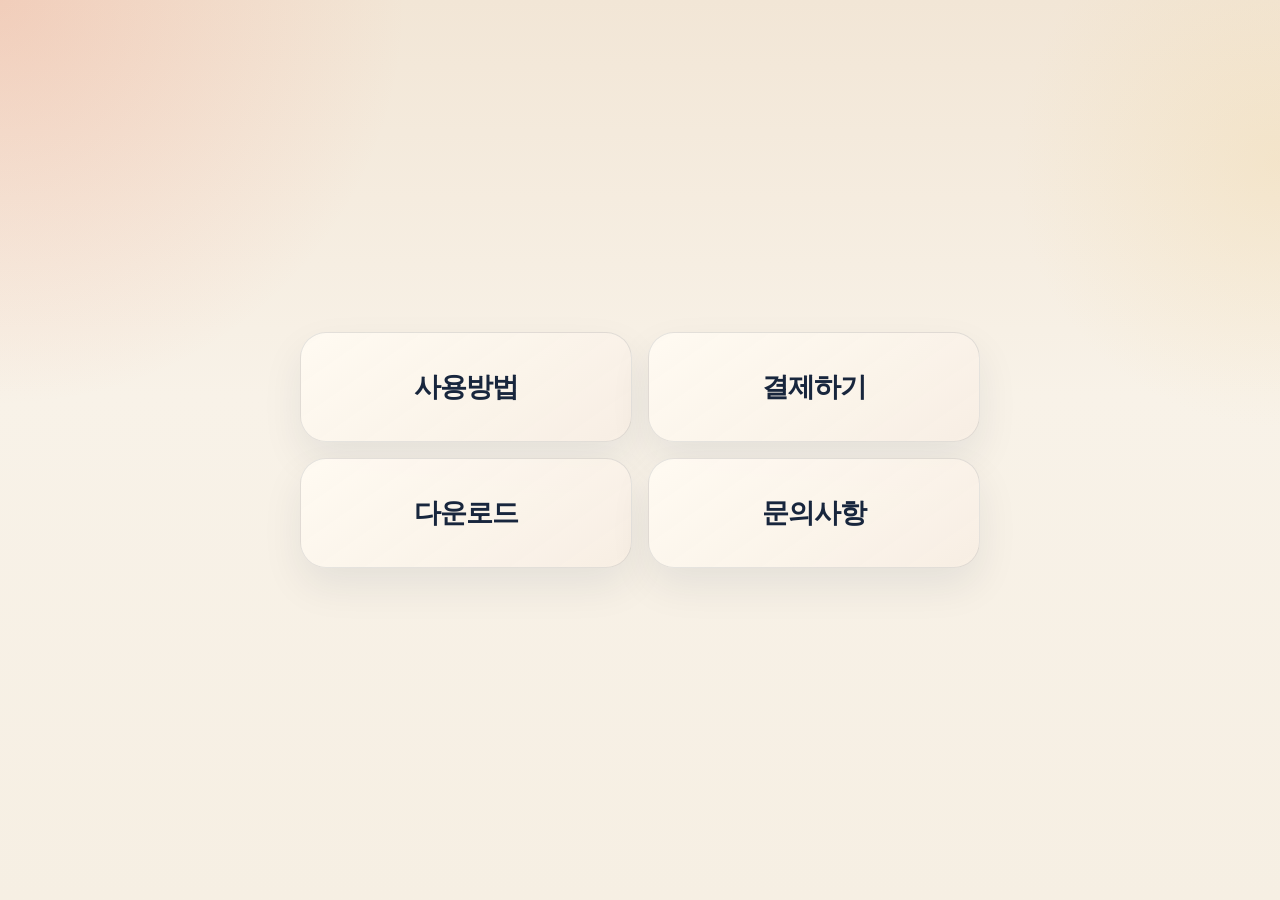
<file: index.html>
<!DOCTYPE html>
<html lang="ko">
<head>
  <meta charset="UTF-8">
  <meta name="viewport" content="width=device-width, initial-scale=1.0">
  <meta name="google-site-verification" content="dafr5xG1cfZSoQgHQdruboU1DNLpNg_eXWHtskZgGs8">
  <title>또하고 부업</title>
  <meta
    name="description"
    content="또하고 부업 메인 페이지. 사용방법, 결제하기, 다운로드, 문의사항 버튼을 제공합니다."
  >
  <meta property="og:title" content="또하고 부업">
  <meta property="og:description" content="또하고 부업 메인 페이지">
  <meta property="og:type" content="website">
  <meta property="og:url" content="https://mangorockets.com/">
  <link rel="canonical" href="https://mangorockets.com/">
  <link rel="stylesheet" href="/assets/css/style.css">
</head>
<body class="home-minimal">
  <main class="home-shell">
    <div class="home-actions">
      <a href="/about.html" class="home-button">사용방법</a>
      <a
        href="mailto:mangorocket.official@gmail.com?subject=%EB%98%90%ED%95%98%EA%B3%A0%20%EB%B6%80%EC%97%85%20%EA%B2%B0%EC%A0%9C%20%EB%AC%B8%EC%9D%98"
        class="home-button"
      >
        결제하기
      </a>
      <a
        href="mailto:mangorocket.official@gmail.com?subject=%EB%98%90%ED%95%98%EA%B3%A0%20%EB%B6%80%EC%97%85%20%EB%8B%A4%EC%9A%B4%EB%A1%9C%EB%93%9C%20%EB%AC%B8%EC%9D%98"
        class="home-button"
      >
        다운로드
      </a>
      <a
        href="mailto:mangorocket.official@gmail.com?subject=%EB%98%90%ED%95%98%EA%B3%A0%20%EB%B6%80%EC%97%85%20%EB%AC%B8%EC%9D%98%EC%82%AC%ED%95%AD"
        class="home-button"
      >
        문의사항
      </a>
    </div>
  </main>
</body>
</html>
</file>
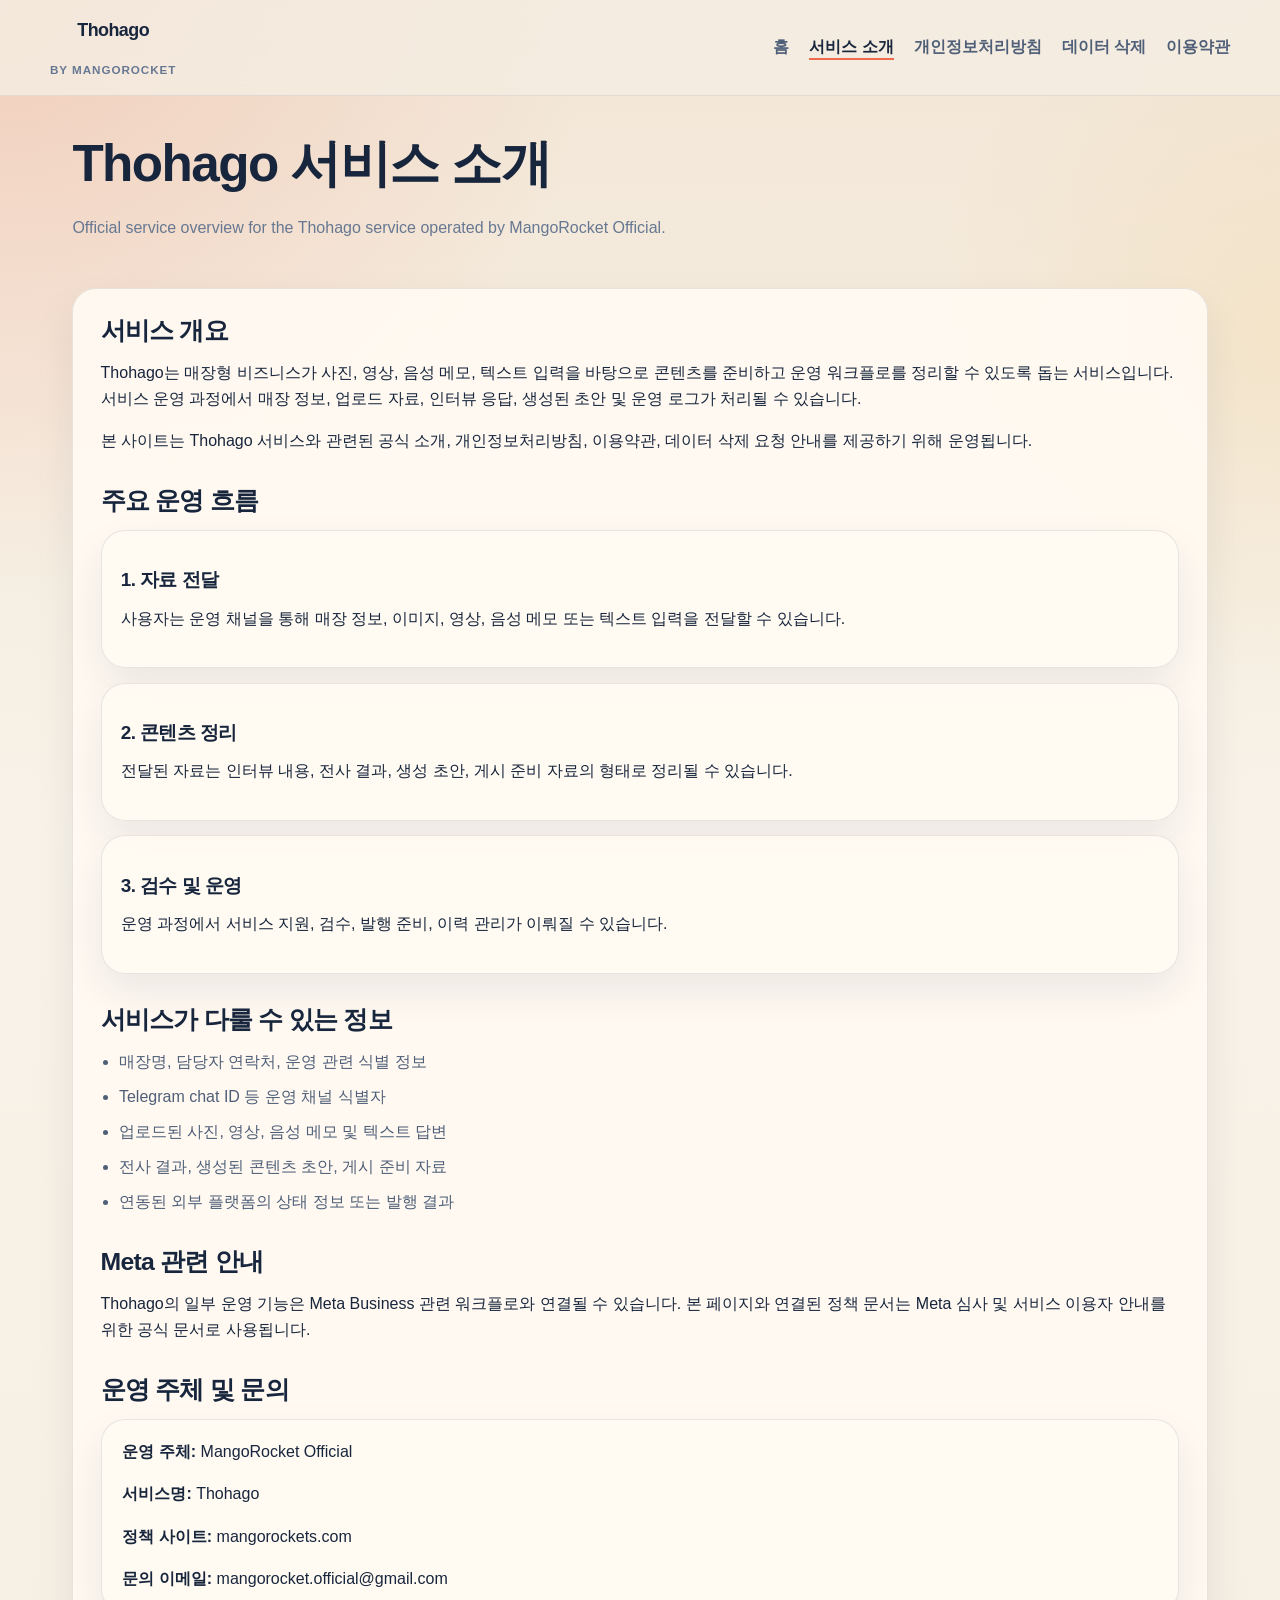
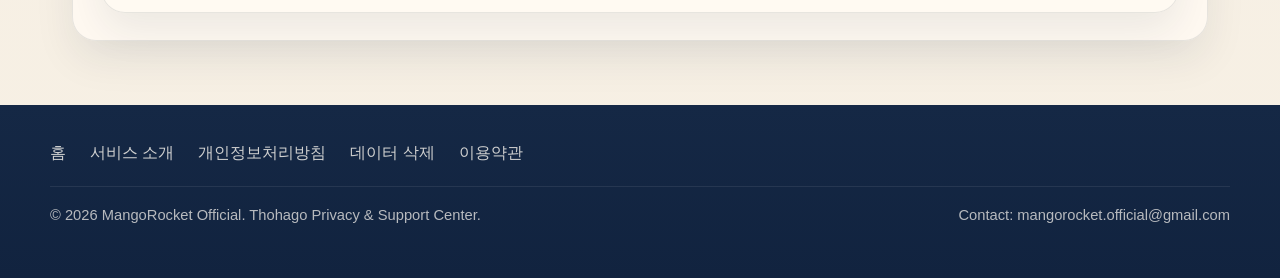
<file: about.html>
<!DOCTYPE html>
<html lang="ko">
<head>
  <meta charset="UTF-8">
  <meta name="viewport" content="width=device-width, initial-scale=1.0">
  <meta name="google-site-verification" content="dafr5xG1cfZSoQgHQdruboU1DNLpNg_eXWHtskZgGs8">
  <title>서비스 소개 | Thohago</title>
  <meta name="description" content="Thohago 서비스의 목적, 운영 방식, 지원 범위를 소개합니다.">
  <meta name="keywords" content="Thohago, 서비스 소개, MangoRocket Official, 콘텐츠 워크플로">
  <meta property="og:title" content="서비스 소개 | Thohago">
  <meta property="og:description" content="Thohago의 서비스 개요와 운영 흐름을 확인하세요.">
  <meta property="og:type" content="website">
  <meta property="og:url" content="https://mangorockets.com/about.html">
  <link rel="canonical" href="https://mangorockets.com/about.html">
  <link rel="stylesheet" href="/assets/css/style.css">
</head>
<body>
  <header>
    <nav>
      <a href="/" class="logo">Thohago <span class="logo-sub">by MangoRocket</span></a>
      <ul class="nav-links">
        <li><a href="/">홈</a></li>
        <li><a href="/about.html" class="active">서비스 소개</a></li>
        <li><a href="/privacy.html">개인정보처리방침</a></li>
        <li><a href="/data-deletion.html">데이터 삭제</a></li>
        <li><a href="/terms.html">이용약관</a></li>
      </ul>
    </nav>
  </header>

  <main class="page-shell">
    <div class="tool-title">
      <h1>Thohago 서비스 소개</h1>
      <p class="page-note">Official service overview for the Thohago service operated by MangoRocket Official.</p>
    </div>

    <div class="tool-container">
      <h2>서비스 개요</h2>
      <p>
        Thohago는 매장형 비즈니스가 사진, 영상, 음성 메모, 텍스트 입력을 바탕으로 콘텐츠를 준비하고 운영 워크플로를 정리할 수 있도록 돕는 서비스입니다.
        서비스 운영 과정에서 매장 정보, 업로드 자료, 인터뷰 응답, 생성된 초안 및 운영 로그가 처리될 수 있습니다.
      </p>
      <p>
        본 사이트는 Thohago 서비스와 관련된 공식 소개, 개인정보처리방침, 이용약관, 데이터 삭제 요청 안내를 제공하기 위해 운영됩니다.
      </p>

      <h2>주요 운영 흐름</h2>
      <div class="timeline">
        <div class="timeline-item">
          <h3>1. 자료 전달</h3>
          <p>사용자는 운영 채널을 통해 매장 정보, 이미지, 영상, 음성 메모 또는 텍스트 입력을 전달할 수 있습니다.</p>
        </div>
        <div class="timeline-item">
          <h3>2. 콘텐츠 정리</h3>
          <p>전달된 자료는 인터뷰 내용, 전사 결과, 생성 초안, 게시 준비 자료의 형태로 정리될 수 있습니다.</p>
        </div>
        <div class="timeline-item">
          <h3>3. 검수 및 운영</h3>
          <p>운영 과정에서 서비스 지원, 검수, 발행 준비, 이력 관리가 이뤄질 수 있습니다.</p>
        </div>
      </div>

      <h2>서비스가 다룰 수 있는 정보</h2>
      <ul class="stack-list">
        <li>매장명, 담당자 연락처, 운영 관련 식별 정보</li>
        <li>Telegram chat ID 등 운영 채널 식별자</li>
        <li>업로드된 사진, 영상, 음성 메모 및 텍스트 답변</li>
        <li>전사 결과, 생성된 콘텐츠 초안, 게시 준비 자료</li>
        <li>연동된 외부 플랫폼의 상태 정보 또는 발행 결과</li>
      </ul>

      <h2>Meta 관련 안내</h2>
      <p>
        Thohago의 일부 운영 기능은 Meta Business 관련 워크플로와 연결될 수 있습니다.
        본 페이지와 연결된 정책 문서는 Meta 심사 및 서비스 이용자 안내를 위한 공식 문서로 사용됩니다.
      </p>

      <h2>운영 주체 및 문의</h2>
      <div class="callout">
        <p><strong>운영 주체:</strong> MangoRocket Official</p>
        <p><strong>서비스명:</strong> Thohago</p>
        <p><strong>정책 사이트:</strong> mangorockets.com</p>
        <p><strong>문의 이메일:</strong> mangorocket.official@gmail.com</p>
      </div>
    </div>
  </main>

  <footer>
    <div class="footer-content">
      <ul class="footer-links">
        <li><a href="/">홈</a></li>
        <li><a href="/about.html">서비스 소개</a></li>
        <li><a href="/privacy.html">개인정보처리방침</a></li>
        <li><a href="/data-deletion.html">데이터 삭제</a></li>
        <li><a href="/terms.html">이용약관</a></li>
      </ul>
      <div class="footer-bottom">
        <p>&copy; 2026 MangoRocket Official. Thohago Privacy & Support Center.</p>
        <p class="footer-note">Contact: mangorocket.official@gmail.com</p>
      </div>
    </div>
  </footer>
</body>
</html>
</file>
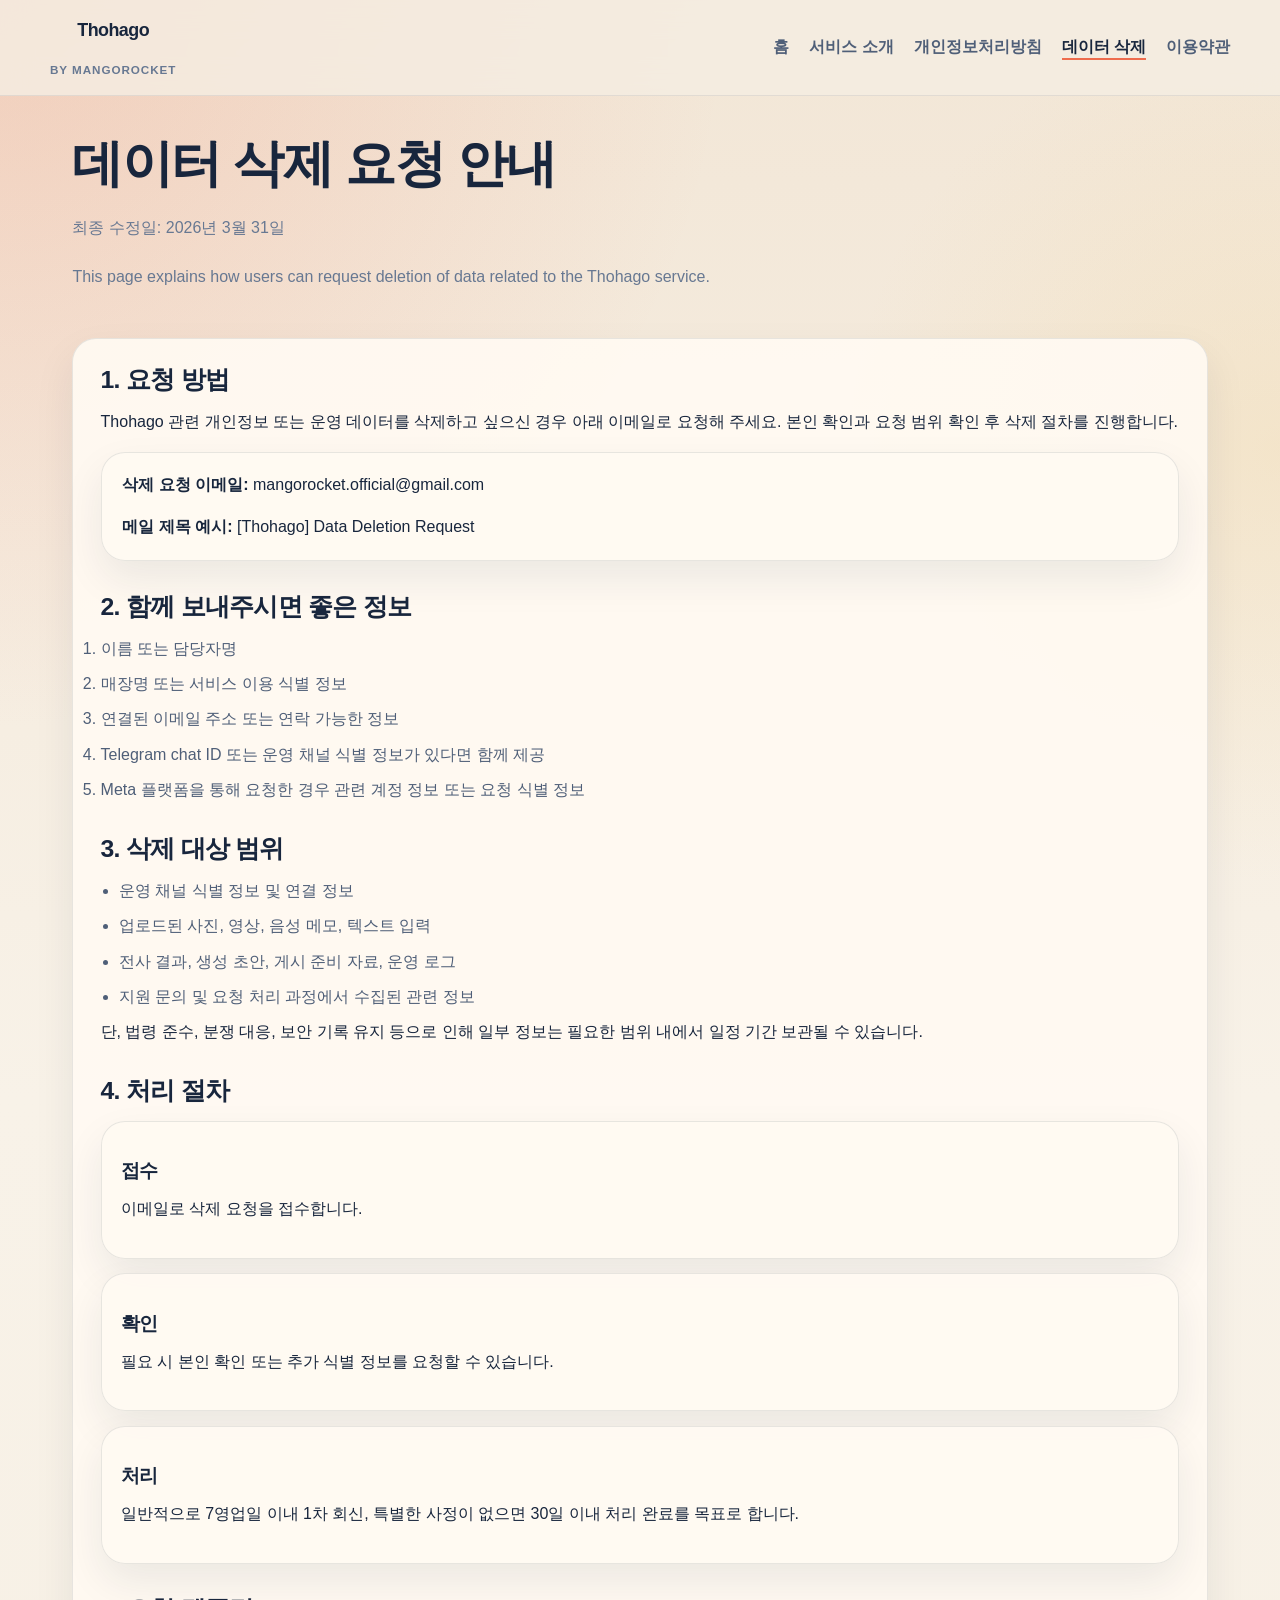
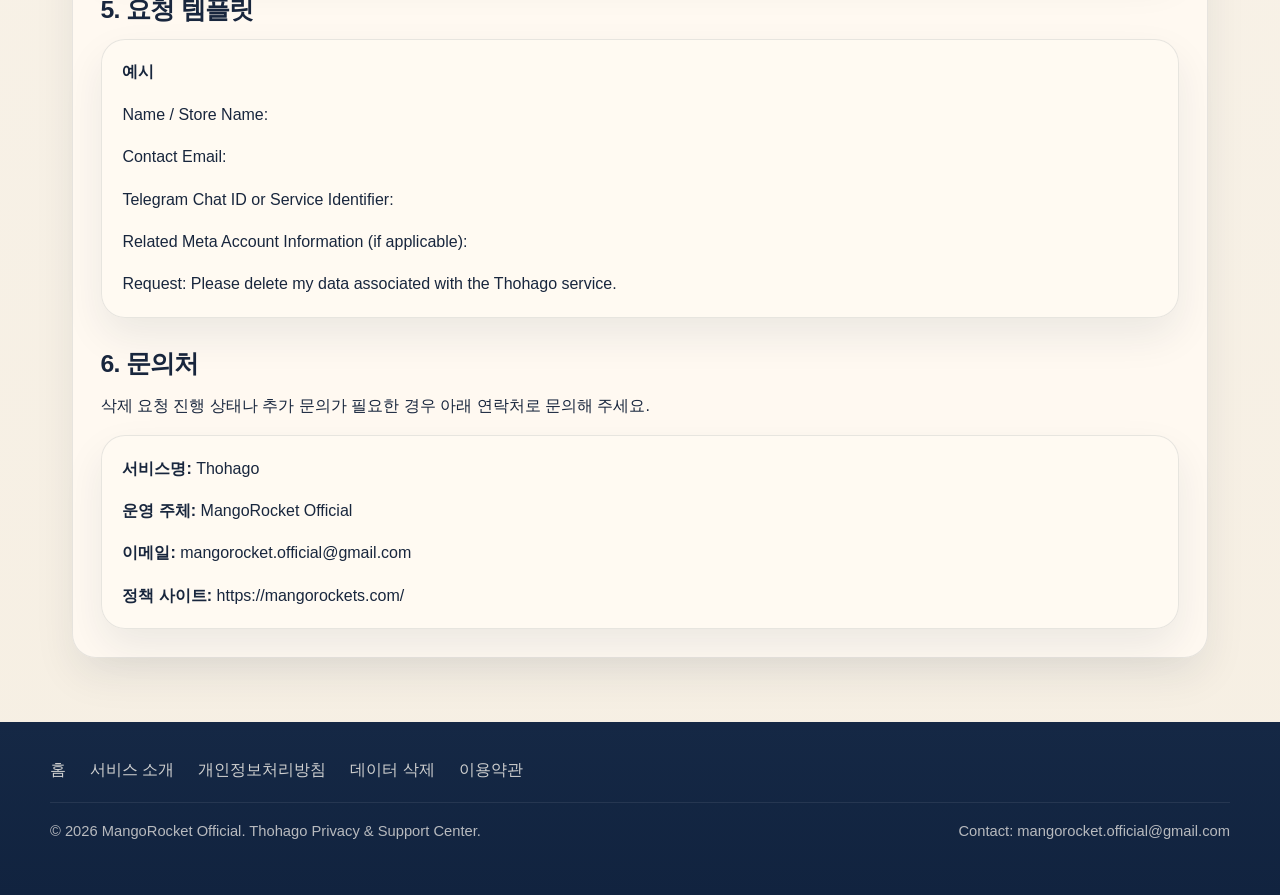
<file: data-deletion.html>
<!DOCTYPE html>
<html lang="ko">
<head>
  <meta charset="UTF-8">
  <meta name="viewport" content="width=device-width, initial-scale=1.0">
  <meta name="google-site-verification" content="dafr5xG1cfZSoQgHQdruboU1DNLpNg_eXWHtskZgGs8">
  <title>데이터 삭제 요청 | Thohago</title>
  <meta name="description" content="Thohago 서비스 데이터 삭제 요청 방법과 처리 절차를 안내합니다.">
  <meta name="keywords" content="Thohago, 데이터 삭제, 개인정보 삭제, Meta data deletion">
  <meta property="og:title" content="데이터 삭제 요청 | Thohago">
  <meta property="og:description" content="Thohago 서비스 데이터 삭제 요청 방법을 확인하세요.">
  <meta property="og:type" content="website">
  <meta property="og:url" content="https://mangorockets.com/data-deletion.html">
  <link rel="canonical" href="https://mangorockets.com/data-deletion.html">
  <link rel="stylesheet" href="/assets/css/style.css">
</head>
<body>
  <header>
    <nav>
      <a href="/" class="logo">Thohago <span class="logo-sub">by MangoRocket</span></a>
      <ul class="nav-links">
        <li><a href="/">홈</a></li>
        <li><a href="/about.html">서비스 소개</a></li>
        <li><a href="/privacy.html">개인정보처리방침</a></li>
        <li><a href="/data-deletion.html" class="active">데이터 삭제</a></li>
        <li><a href="/terms.html">이용약관</a></li>
      </ul>
    </nav>
  </header>

  <main class="page-shell">
    <div class="tool-title">
      <h1>데이터 삭제 요청 안내</h1>
      <p class="text-muted">최종 수정일: 2026년 3월 31일</p>
      <p class="page-note">This page explains how users can request deletion of data related to the Thohago service.</p>
    </div>

    <div class="tool-container">
      <h2>1. 요청 방법</h2>
      <p>
        Thohago 관련 개인정보 또는 운영 데이터를 삭제하고 싶으신 경우 아래 이메일로 요청해 주세요.
        본인 확인과 요청 범위 확인 후 삭제 절차를 진행합니다.
      </p>
      <div class="callout">
        <p><strong>삭제 요청 이메일:</strong> mangorocket.official@gmail.com</p>
        <p><strong>메일 제목 예시:</strong> [Thohago] Data Deletion Request</p>
      </div>

      <h2>2. 함께 보내주시면 좋은 정보</h2>
      <ol class="deletion-steps">
        <li>이름 또는 담당자명</li>
        <li>매장명 또는 서비스 이용 식별 정보</li>
        <li>연결된 이메일 주소 또는 연락 가능한 정보</li>
        <li>Telegram chat ID 또는 운영 채널 식별 정보가 있다면 함께 제공</li>
        <li>Meta 플랫폼을 통해 요청한 경우 관련 계정 정보 또는 요청 식별 정보</li>
      </ol>

      <h2>3. 삭제 대상 범위</h2>
      <ul class="deletion-scope">
        <li>운영 채널 식별 정보 및 연결 정보</li>
        <li>업로드된 사진, 영상, 음성 메모, 텍스트 입력</li>
        <li>전사 결과, 생성 초안, 게시 준비 자료, 운영 로그</li>
        <li>지원 문의 및 요청 처리 과정에서 수집된 관련 정보</li>
      </ul>
      <p>
        단, 법령 준수, 분쟁 대응, 보안 기록 유지 등으로 인해 일부 정보는 필요한 범위 내에서 일정 기간 보관될 수 있습니다.
      </p>

      <h2>4. 처리 절차</h2>
      <div class="timeline">
        <div class="timeline-item">
          <h3>접수</h3>
          <p>이메일로 삭제 요청을 접수합니다.</p>
        </div>
        <div class="timeline-item">
          <h3>확인</h3>
          <p>필요 시 본인 확인 또는 추가 식별 정보를 요청할 수 있습니다.</p>
        </div>
        <div class="timeline-item">
          <h3>처리</h3>
          <p>일반적으로 7영업일 이내 1차 회신, 특별한 사정이 없으면 30일 이내 처리 완료를 목표로 합니다.</p>
        </div>
      </div>

      <h2>5. 요청 템플릿</h2>
      <div class="callout">
        <p><strong>예시</strong></p>
        <p>Name / Store Name:</p>
        <p>Contact Email:</p>
        <p>Telegram Chat ID or Service Identifier:</p>
        <p>Related Meta Account Information (if applicable):</p>
        <p>Request: Please delete my data associated with the Thohago service.</p>
      </div>

      <h2>6. 문의처</h2>
      <p>
        삭제 요청 진행 상태나 추가 문의가 필요한 경우 아래 연락처로 문의해 주세요.
      </p>
      <div class="callout">
        <p><strong>서비스명:</strong> Thohago</p>
        <p><strong>운영 주체:</strong> MangoRocket Official</p>
        <p><strong>이메일:</strong> mangorocket.official@gmail.com</p>
        <p><strong>정책 사이트:</strong> https://mangorockets.com/</p>
      </div>
    </div>
  </main>

  <footer>
    <div class="footer-content">
      <ul class="footer-links">
        <li><a href="/">홈</a></li>
        <li><a href="/about.html">서비스 소개</a></li>
        <li><a href="/privacy.html">개인정보처리방침</a></li>
        <li><a href="/data-deletion.html">데이터 삭제</a></li>
        <li><a href="/terms.html">이용약관</a></li>
      </ul>
      <div class="footer-bottom">
        <p>&copy; 2026 MangoRocket Official. Thohago Privacy & Support Center.</p>
        <p class="footer-note">Contact: mangorocket.official@gmail.com</p>
      </div>
    </div>
  </footer>
</body>
</html>
</file>
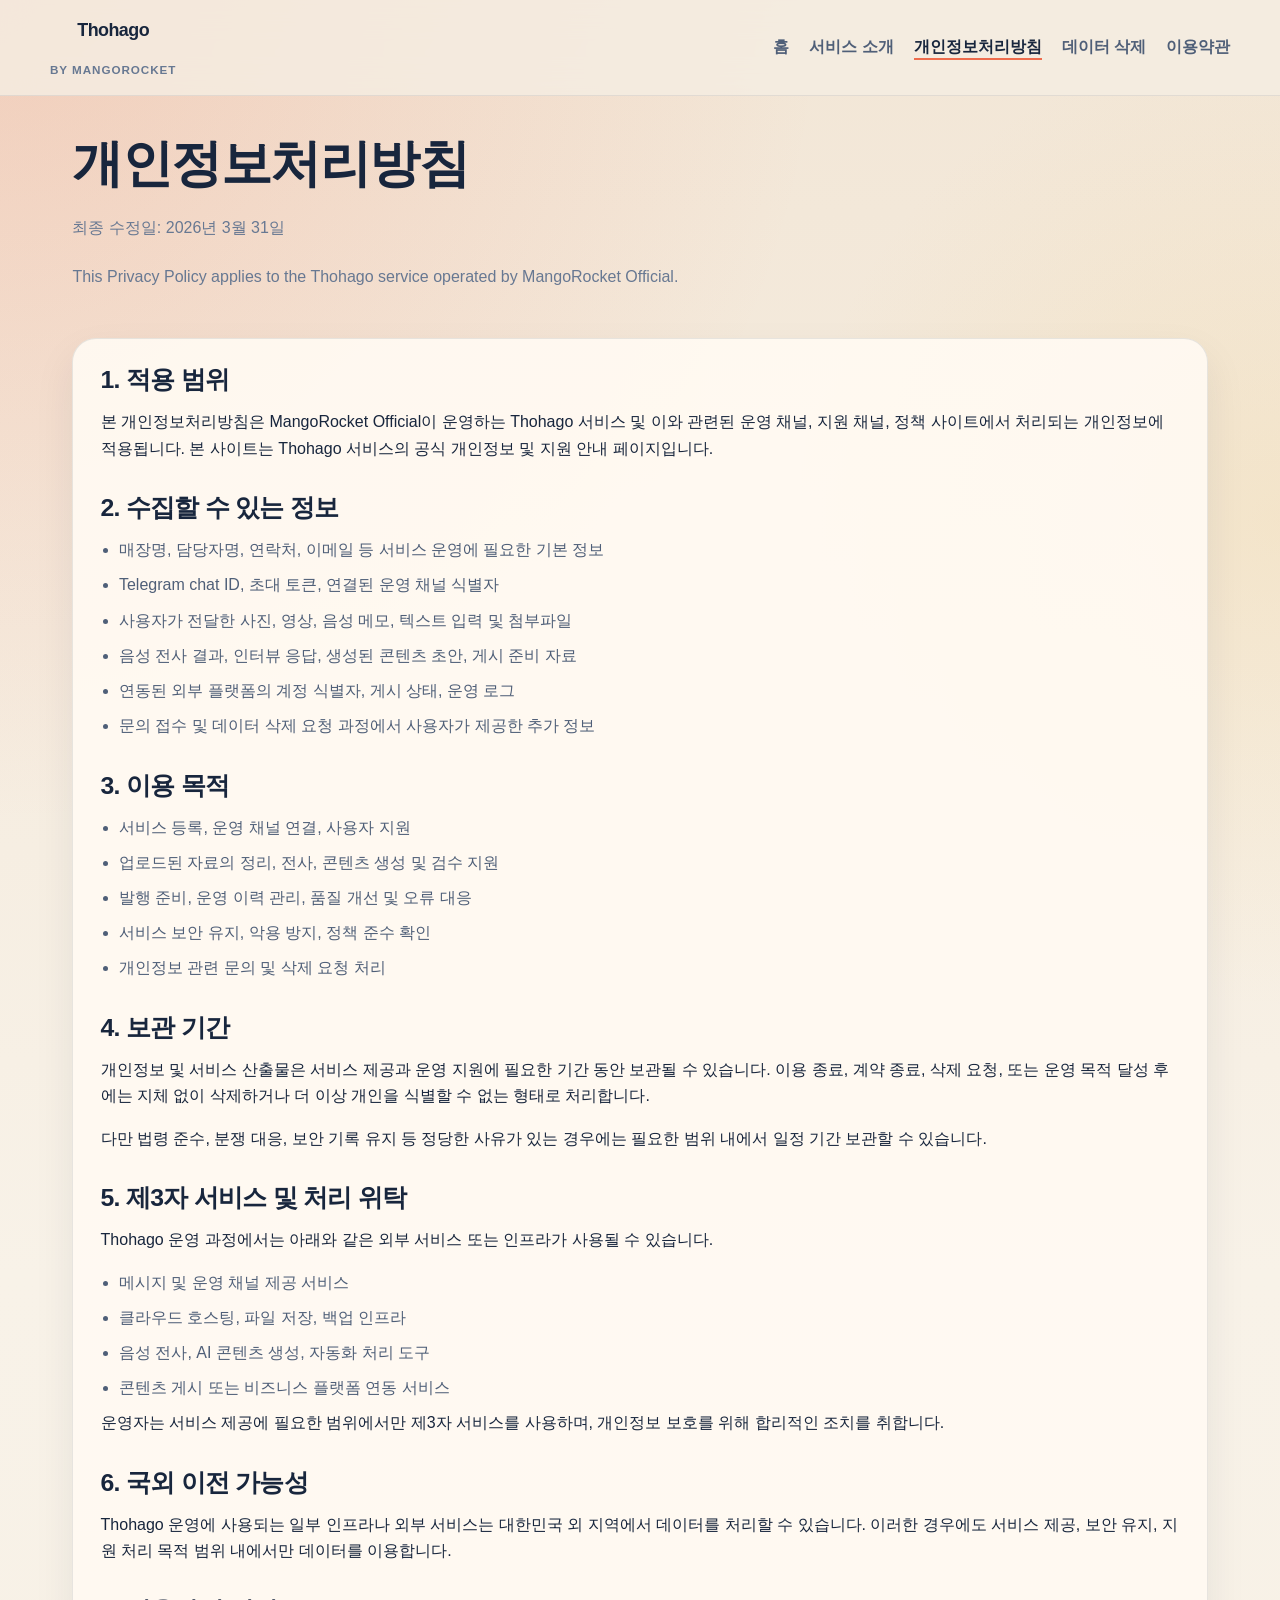
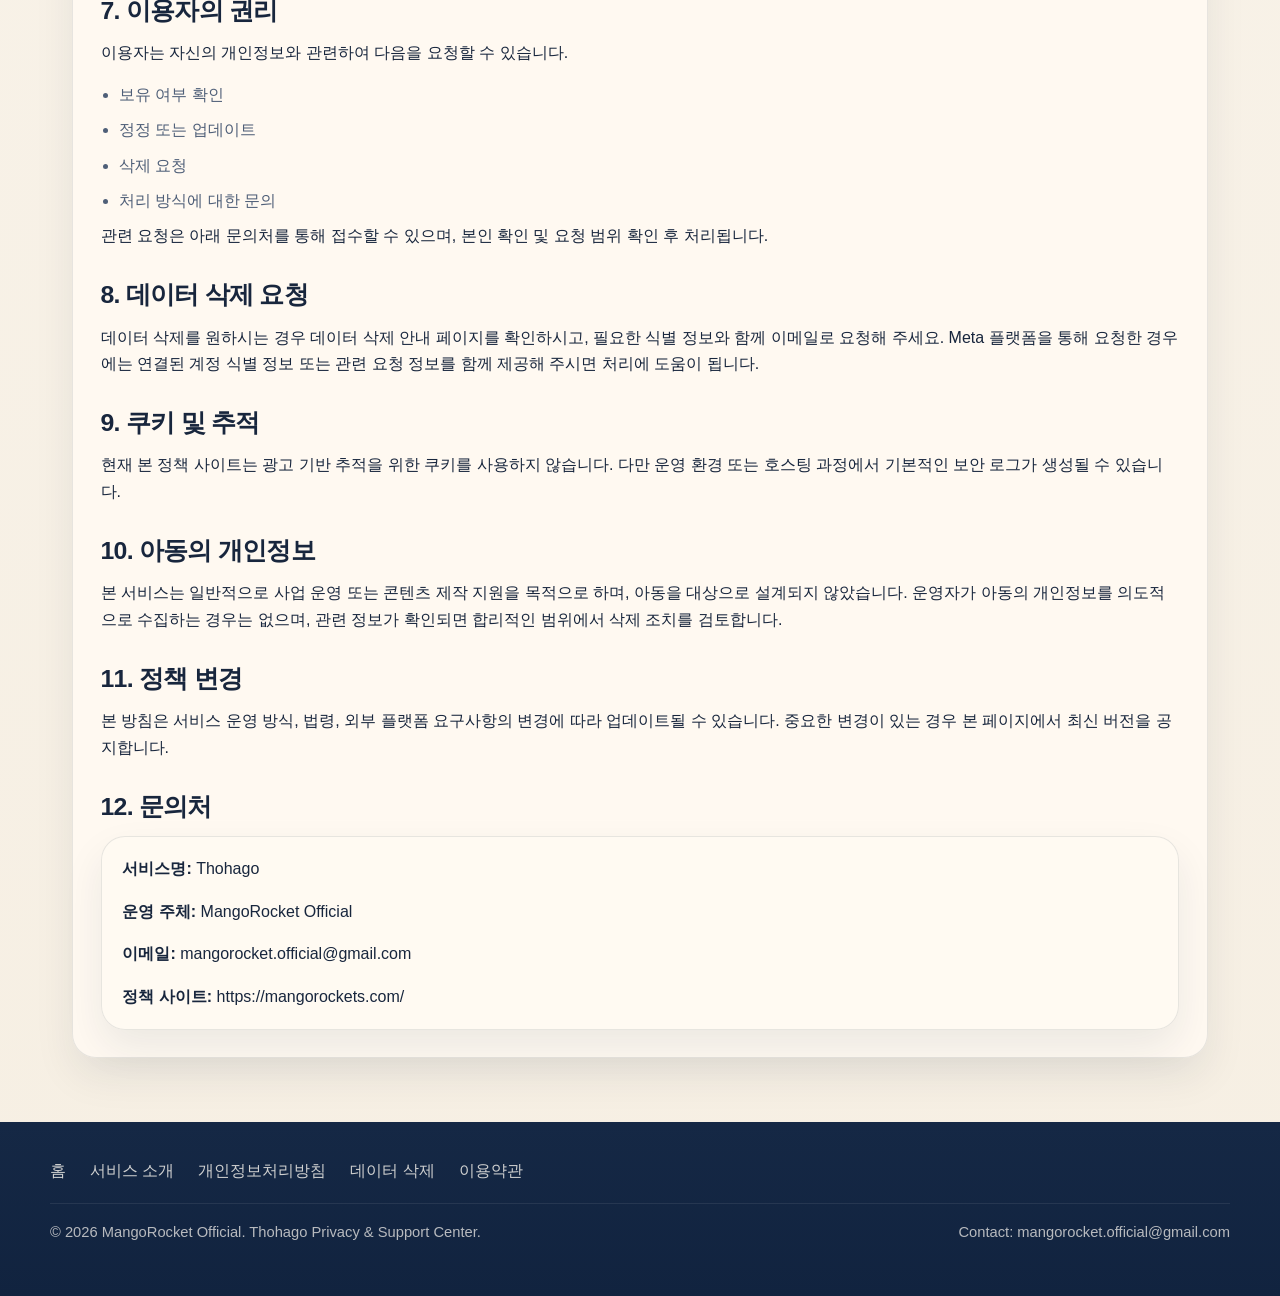
<file: privacy.html>
<!DOCTYPE html>
<html lang="ko">
<head>
  <meta charset="UTF-8">
  <meta name="viewport" content="width=device-width, initial-scale=1.0">
  <meta name="google-site-verification" content="dafr5xG1cfZSoQgHQdruboU1DNLpNg_eXWHtskZgGs8">
  <title>개인정보처리방침 | Thohago</title>
  <meta name="description" content="Thohago 서비스의 개인정보처리방침입니다. 수집 항목, 이용 목적, 보관 기준, 이용자 권리를 확인하세요.">
  <meta name="keywords" content="Thohago, 개인정보처리방침, 데이터 삭제, MangoRocket Official">
  <meta property="og:title" content="개인정보처리방침 | Thohago">
  <meta property="og:description" content="Thohago 서비스의 개인정보 처리 기준과 이용자 권리를 안내합니다.">
  <meta property="og:type" content="website">
  <meta property="og:url" content="https://mangorockets.com/privacy.html">
  <link rel="canonical" href="https://mangorockets.com/privacy.html">
  <link rel="stylesheet" href="/assets/css/style.css">
</head>
<body>
  <header>
    <nav>
      <a href="/" class="logo">Thohago <span class="logo-sub">by MangoRocket</span></a>
      <ul class="nav-links">
        <li><a href="/">홈</a></li>
        <li><a href="/about.html">서비스 소개</a></li>
        <li><a href="/privacy.html" class="active">개인정보처리방침</a></li>
        <li><a href="/data-deletion.html">데이터 삭제</a></li>
        <li><a href="/terms.html">이용약관</a></li>
      </ul>
    </nav>
  </header>

  <main class="page-shell">
    <div class="tool-title">
      <h1>개인정보처리방침</h1>
      <p class="text-muted">최종 수정일: 2026년 3월 31일</p>
      <p class="page-note">This Privacy Policy applies to the Thohago service operated by MangoRocket Official.</p>
    </div>

    <div class="tool-container">
      <h2>1. 적용 범위</h2>
      <p>
        본 개인정보처리방침은 MangoRocket Official이 운영하는 Thohago 서비스 및 이와 관련된 운영 채널, 지원 채널, 정책 사이트에서 처리되는 개인정보에 적용됩니다.
        본 사이트는 Thohago 서비스의 공식 개인정보 및 지원 안내 페이지입니다.
      </p>

      <h2>2. 수집할 수 있는 정보</h2>
      <ul class="stack-list">
        <li>매장명, 담당자명, 연락처, 이메일 등 서비스 운영에 필요한 기본 정보</li>
        <li>Telegram chat ID, 초대 토큰, 연결된 운영 채널 식별자</li>
        <li>사용자가 전달한 사진, 영상, 음성 메모, 텍스트 입력 및 첨부파일</li>
        <li>음성 전사 결과, 인터뷰 응답, 생성된 콘텐츠 초안, 게시 준비 자료</li>
        <li>연동된 외부 플랫폼의 계정 식별자, 게시 상태, 운영 로그</li>
        <li>문의 접수 및 데이터 삭제 요청 과정에서 사용자가 제공한 추가 정보</li>
      </ul>

      <h2>3. 이용 목적</h2>
      <ul class="stack-list">
        <li>서비스 등록, 운영 채널 연결, 사용자 지원</li>
        <li>업로드된 자료의 정리, 전사, 콘텐츠 생성 및 검수 지원</li>
        <li>발행 준비, 운영 이력 관리, 품질 개선 및 오류 대응</li>
        <li>서비스 보안 유지, 악용 방지, 정책 준수 확인</li>
        <li>개인정보 관련 문의 및 삭제 요청 처리</li>
      </ul>

      <h2>4. 보관 기간</h2>
      <p>
        개인정보 및 서비스 산출물은 서비스 제공과 운영 지원에 필요한 기간 동안 보관될 수 있습니다.
        이용 종료, 계약 종료, 삭제 요청, 또는 운영 목적 달성 후에는 지체 없이 삭제하거나 더 이상 개인을 식별할 수 없는 형태로 처리합니다.
      </p>
      <p>
        다만 법령 준수, 분쟁 대응, 보안 기록 유지 등 정당한 사유가 있는 경우에는 필요한 범위 내에서 일정 기간 보관할 수 있습니다.
      </p>

      <h2>5. 제3자 서비스 및 처리 위탁</h2>
      <p>
        Thohago 운영 과정에서는 아래와 같은 외부 서비스 또는 인프라가 사용될 수 있습니다.
      </p>
      <ul class="stack-list">
        <li>메시지 및 운영 채널 제공 서비스</li>
        <li>클라우드 호스팅, 파일 저장, 백업 인프라</li>
        <li>음성 전사, AI 콘텐츠 생성, 자동화 처리 도구</li>
        <li>콘텐츠 게시 또는 비즈니스 플랫폼 연동 서비스</li>
      </ul>
      <p>
        운영자는 서비스 제공에 필요한 범위에서만 제3자 서비스를 사용하며, 개인정보 보호를 위해 합리적인 조치를 취합니다.
      </p>

      <h2>6. 국외 이전 가능성</h2>
      <p>
        Thohago 운영에 사용되는 일부 인프라나 외부 서비스는 대한민국 외 지역에서 데이터를 처리할 수 있습니다.
        이러한 경우에도 서비스 제공, 보안 유지, 지원 처리 목적 범위 내에서만 데이터를 이용합니다.
      </p>

      <h2>7. 이용자의 권리</h2>
      <p>이용자는 자신의 개인정보와 관련하여 다음을 요청할 수 있습니다.</p>
      <ul class="stack-list">
        <li>보유 여부 확인</li>
        <li>정정 또는 업데이트</li>
        <li>삭제 요청</li>
        <li>처리 방식에 대한 문의</li>
      </ul>
      <p>
        관련 요청은 아래 문의처를 통해 접수할 수 있으며, 본인 확인 및 요청 범위 확인 후 처리됩니다.
      </p>

      <h2>8. 데이터 삭제 요청</h2>
      <p>
        데이터 삭제를 원하시는 경우 <a href="/data-deletion.html">데이터 삭제 안내 페이지</a>를 확인하시고,
        필요한 식별 정보와 함께 이메일로 요청해 주세요.
        Meta 플랫폼을 통해 요청한 경우에는 연결된 계정 식별 정보 또는 관련 요청 정보를 함께 제공해 주시면 처리에 도움이 됩니다.
      </p>

      <h2>9. 쿠키 및 추적</h2>
      <p>
        현재 본 정책 사이트는 광고 기반 추적을 위한 쿠키를 사용하지 않습니다.
        다만 운영 환경 또는 호스팅 과정에서 기본적인 보안 로그가 생성될 수 있습니다.
      </p>

      <h2>10. 아동의 개인정보</h2>
      <p>
        본 서비스는 일반적으로 사업 운영 또는 콘텐츠 제작 지원을 목적으로 하며, 아동을 대상으로 설계되지 않았습니다.
        운영자가 아동의 개인정보를 의도적으로 수집하는 경우는 없으며, 관련 정보가 확인되면 합리적인 범위에서 삭제 조치를 검토합니다.
      </p>

      <h2>11. 정책 변경</h2>
      <p>
        본 방침은 서비스 운영 방식, 법령, 외부 플랫폼 요구사항의 변경에 따라 업데이트될 수 있습니다.
        중요한 변경이 있는 경우 본 페이지에서 최신 버전을 공지합니다.
      </p>

      <h2>12. 문의처</h2>
      <div class="callout">
        <p><strong>서비스명:</strong> Thohago</p>
        <p><strong>운영 주체:</strong> MangoRocket Official</p>
        <p><strong>이메일:</strong> mangorocket.official@gmail.com</p>
        <p><strong>정책 사이트:</strong> https://mangorockets.com/</p>
      </div>
    </div>
  </main>

  <footer>
    <div class="footer-content">
      <ul class="footer-links">
        <li><a href="/">홈</a></li>
        <li><a href="/about.html">서비스 소개</a></li>
        <li><a href="/privacy.html">개인정보처리방침</a></li>
        <li><a href="/data-deletion.html">데이터 삭제</a></li>
        <li><a href="/terms.html">이용약관</a></li>
      </ul>
      <div class="footer-bottom">
        <p>&copy; 2026 MangoRocket Official. Thohago Privacy & Support Center.</p>
        <p class="footer-note">Contact: mangorocket.official@gmail.com</p>
      </div>
    </div>
  </footer>
</body>
</html>
</file>
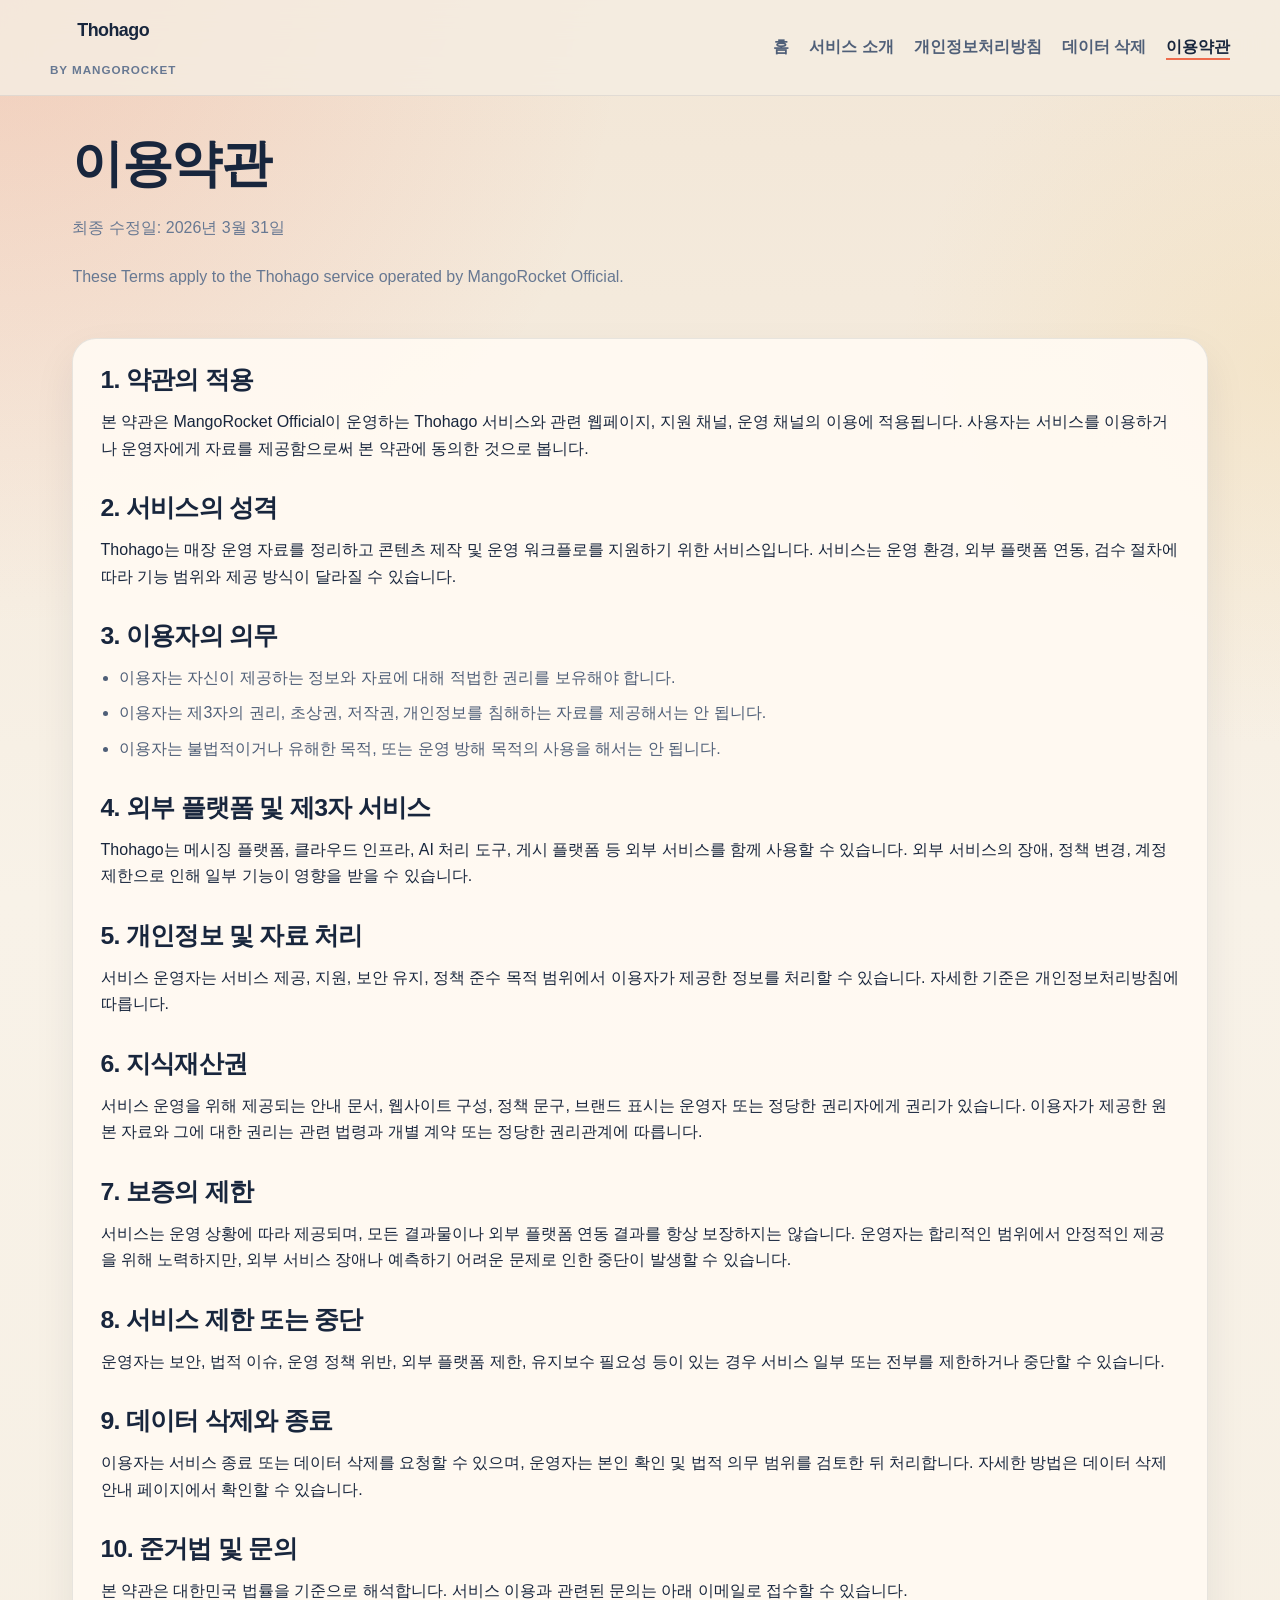
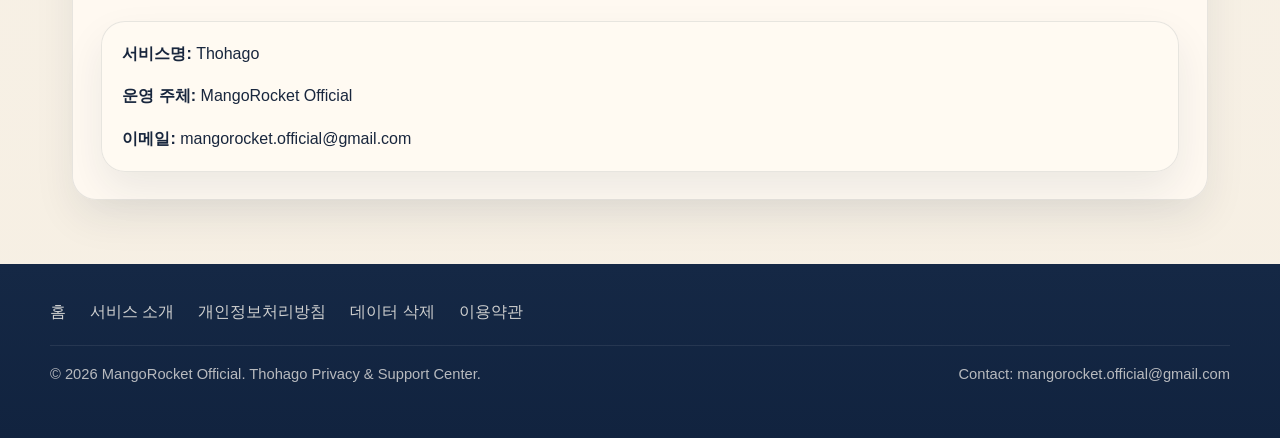
<file: terms.html>
<!DOCTYPE html>
<html lang="ko">
<head>
  <meta charset="UTF-8">
  <meta name="viewport" content="width=device-width, initial-scale=1.0">
  <meta name="google-site-verification" content="dafr5xG1cfZSoQgHQdruboU1DNLpNg_eXWHtskZgGs8">
  <title>이용약관 | Thohago</title>
  <meta name="description" content="Thohago 서비스 이용약관입니다. 서비스 이용 조건, 책임 범위, 운영 원칙을 확인하세요.">
  <meta name="keywords" content="Thohago, 이용약관, Meta Business App, MangoRocket Official">
  <meta property="og:title" content="이용약관 | Thohago">
  <meta property="og:description" content="Thohago 서비스 이용 조건과 운영 원칙을 안내합니다.">
  <meta property="og:type" content="website">
  <meta property="og:url" content="https://mangorockets.com/terms.html">
  <link rel="canonical" href="https://mangorockets.com/terms.html">
  <link rel="stylesheet" href="/assets/css/style.css">
</head>
<body>
  <header>
    <nav>
      <a href="/" class="logo">Thohago <span class="logo-sub">by MangoRocket</span></a>
      <ul class="nav-links">
        <li><a href="/">홈</a></li>
        <li><a href="/about.html">서비스 소개</a></li>
        <li><a href="/privacy.html">개인정보처리방침</a></li>
        <li><a href="/data-deletion.html">데이터 삭제</a></li>
        <li><a href="/terms.html" class="active">이용약관</a></li>
      </ul>
    </nav>
  </header>

  <main class="page-shell">
    <div class="tool-title">
      <h1>이용약관</h1>
      <p class="text-muted">최종 수정일: 2026년 3월 31일</p>
      <p class="page-note">These Terms apply to the Thohago service operated by MangoRocket Official.</p>
    </div>

    <div class="tool-container">
      <h2>1. 약관의 적용</h2>
      <p>
        본 약관은 MangoRocket Official이 운영하는 Thohago 서비스와 관련 웹페이지, 지원 채널, 운영 채널의 이용에 적용됩니다.
        사용자는 서비스를 이용하거나 운영자에게 자료를 제공함으로써 본 약관에 동의한 것으로 봅니다.
      </p>

      <h2>2. 서비스의 성격</h2>
      <p>
        Thohago는 매장 운영 자료를 정리하고 콘텐츠 제작 및 운영 워크플로를 지원하기 위한 서비스입니다.
        서비스는 운영 환경, 외부 플랫폼 연동, 검수 절차에 따라 기능 범위와 제공 방식이 달라질 수 있습니다.
      </p>

      <h2>3. 이용자의 의무</h2>
      <ul class="stack-list">
        <li>이용자는 자신이 제공하는 정보와 자료에 대해 적법한 권리를 보유해야 합니다.</li>
        <li>이용자는 제3자의 권리, 초상권, 저작권, 개인정보를 침해하는 자료를 제공해서는 안 됩니다.</li>
        <li>이용자는 불법적이거나 유해한 목적, 또는 운영 방해 목적의 사용을 해서는 안 됩니다.</li>
      </ul>

      <h2>4. 외부 플랫폼 및 제3자 서비스</h2>
      <p>
        Thohago는 메시징 플랫폼, 클라우드 인프라, AI 처리 도구, 게시 플랫폼 등 외부 서비스를 함께 사용할 수 있습니다.
        외부 서비스의 장애, 정책 변경, 계정 제한으로 인해 일부 기능이 영향을 받을 수 있습니다.
      </p>

      <h2>5. 개인정보 및 자료 처리</h2>
      <p>
        서비스 운영자는 서비스 제공, 지원, 보안 유지, 정책 준수 목적 범위에서 이용자가 제공한 정보를 처리할 수 있습니다.
        자세한 기준은 <a href="/privacy.html">개인정보처리방침</a>에 따릅니다.
      </p>

      <h2>6. 지식재산권</h2>
      <p>
        서비스 운영을 위해 제공되는 안내 문서, 웹사이트 구성, 정책 문구, 브랜드 표시는 운영자 또는 정당한 권리자에게 권리가 있습니다.
        이용자가 제공한 원본 자료와 그에 대한 권리는 관련 법령과 개별 계약 또는 정당한 권리관계에 따릅니다.
      </p>

      <h2>7. 보증의 제한</h2>
      <p>
        서비스는 운영 상황에 따라 제공되며, 모든 결과물이나 외부 플랫폼 연동 결과를 항상 보장하지는 않습니다.
        운영자는 합리적인 범위에서 안정적인 제공을 위해 노력하지만, 외부 서비스 장애나 예측하기 어려운 문제로 인한 중단이 발생할 수 있습니다.
      </p>

      <h2>8. 서비스 제한 또는 중단</h2>
      <p>
        운영자는 보안, 법적 이슈, 운영 정책 위반, 외부 플랫폼 제한, 유지보수 필요성 등이 있는 경우 서비스 일부 또는 전부를 제한하거나 중단할 수 있습니다.
      </p>

      <h2>9. 데이터 삭제와 종료</h2>
      <p>
        이용자는 서비스 종료 또는 데이터 삭제를 요청할 수 있으며, 운영자는 본인 확인 및 법적 의무 범위를 검토한 뒤 처리합니다.
        자세한 방법은 <a href="/data-deletion.html">데이터 삭제 안내 페이지</a>에서 확인할 수 있습니다.
      </p>

      <h2>10. 준거법 및 문의</h2>
      <p>
        본 약관은 대한민국 법률을 기준으로 해석합니다.
        서비스 이용과 관련된 문의는 아래 이메일로 접수할 수 있습니다.
      </p>
      <div class="callout">
        <p><strong>서비스명:</strong> Thohago</p>
        <p><strong>운영 주체:</strong> MangoRocket Official</p>
        <p><strong>이메일:</strong> mangorocket.official@gmail.com</p>
      </div>
    </div>
  </main>

  <footer>
    <div class="footer-content">
      <ul class="footer-links">
        <li><a href="/">홈</a></li>
        <li><a href="/about.html">서비스 소개</a></li>
        <li><a href="/privacy.html">개인정보처리방침</a></li>
        <li><a href="/data-deletion.html">데이터 삭제</a></li>
        <li><a href="/terms.html">이용약관</a></li>
      </ul>
      <div class="footer-bottom">
        <p>&copy; 2026 MangoRocket Official. Thohago Privacy & Support Center.</p>
        <p class="footer-note">Contact: mangorocket.official@gmail.com</p>
      </div>
    </div>
  </footer>
</body>
</html>
</file>
<file: assets/css/style.css>
:root {
  --bg-page: #f4ede2;
  --bg-surface: rgba(255, 250, 242, 0.92);
  --bg-surface-strong: #fff8ef;
  --bg-panel: #11233f;
  --bg-panel-soft: #1a3258;
  --bg-panel-muted: rgba(17, 35, 63, 0.78);
  --bg-accent: #ee6c4d;
  --bg-accent-soft: rgba(238, 108, 77, 0.14);
  --bg-highlight: #f0cf8c;
  --text-primary: #18263d;
  --text-secondary: #4f5f78;
  --text-muted: #677892;
  --text-inverse: #fefaf3;
  --line-soft: rgba(24, 38, 61, 0.1);
  --line-strong: rgba(17, 35, 63, 0.18);
  --success: #2a8f60;
  --warning: #dc8a27;
  --shadow-soft: 0 18px 40px rgba(17, 35, 63, 0.08);
  --shadow-deep: 0 28px 70px rgba(17, 35, 63, 0.18);
  --radius-sm: 14px;
  --radius-md: 24px;
  --radius-lg: 34px;
  --max-width: 1180px;
  --transition: 0.24s ease;
}

* {
  box-sizing: border-box;
}

html {
  font-size: 16px;
  scroll-behavior: smooth;
}

body {
  margin: 0;
  min-height: 100vh;
  color: var(--text-primary);
  background:
    radial-gradient(circle at top left, rgba(238, 108, 77, 0.2), transparent 26%),
    radial-gradient(circle at right 18%, rgba(240, 207, 140, 0.24), transparent 18%),
    linear-gradient(180deg, #f2e6d6 0%, #f8f2e8 44%, #f6efe3 100%);
  font-family: "SUIT Variable", "Pretendard Variable", "Apple SD Gothic Neo", "Malgun Gothic", sans-serif;
  line-height: 1.65;
  display: flex;
  flex-direction: column;
}

.home-minimal {
  justify-content: center;
  align-items: center;
}

h1,
h2,
h3,
h4,
h5,
h6 {
  margin: 0 0 0.9rem;
  line-height: 1.16;
  letter-spacing: -0.03em;
}

p {
  margin: 0 0 1rem;
}

a {
  color: inherit;
  text-decoration: none;
}

img {
  max-width: 100%;
  display: block;
}

ul,
ol {
  margin: 0;
  padding: 0;
}

main {
  width: 100%;
  max-width: var(--max-width);
  margin: 0 auto;
  padding: 2rem 1.4rem 4rem;
  flex: 1;
}

.home-shell {
  width: min(680px, calc(100% - 2rem));
  max-width: 680px;
  margin: 0 auto;
  padding: 2rem 0;
  display: flex;
  align-items: center;
  justify-content: center;
  flex: 0 1 auto;
}

.home-actions {
  width: 100%;
  display: grid;
  grid-template-columns: repeat(2, minmax(0, 1fr));
  gap: 1rem;
}

.home-button {
  min-height: 110px;
  display: flex;
  align-items: center;
  justify-content: center;
  padding: 1.2rem;
  border-radius: 26px;
  background:
    linear-gradient(145deg, rgba(255, 250, 242, 0.96), rgba(247, 238, 227, 0.92));
  border: 1px solid rgba(17, 35, 63, 0.1);
  box-shadow: var(--shadow-soft);
  color: var(--text-primary);
  font-size: clamp(1.2rem, 2.6vw, 1.7rem);
  font-weight: 800;
  letter-spacing: -0.04em;
  transition:
    transform var(--transition),
    box-shadow var(--transition),
    border-color var(--transition),
    background-color var(--transition);
}

.home-button:hover {
  transform: translateY(-4px);
  border-color: rgba(225, 92, 63, 0.24);
  box-shadow: 0 24px 44px rgba(17, 35, 63, 0.12);
}

.page-shell {
  display: grid;
  gap: 1.75rem;
}

.landing-shell {
  padding-top: 2.4rem;
}

.site-header,
header {
  position: sticky;
  top: 0;
  z-index: 50;
  backdrop-filter: blur(16px);
  background: rgba(244, 237, 226, 0.82);
  border-bottom: 1px solid rgba(17, 35, 63, 0.08);
}

.site-nav,
nav {
  width: min(var(--max-width), calc(100% - 2.8rem));
  margin: 0 auto;
  padding: 1rem 0;
  display: flex;
  align-items: center;
  justify-content: space-between;
  gap: 1rem;
  flex-wrap: wrap;
}

.brand,
.logo {
  display: inline-flex;
  align-items: center;
  gap: 0.9rem;
  color: var(--text-primary);
}

.brand-mark {
  width: 2.6rem;
  height: 2.6rem;
  border-radius: 0.95rem;
  display: inline-flex;
  align-items: center;
  justify-content: center;
  background: linear-gradient(145deg, #ff8359 0%, #db5637 100%);
  color: #fff6ef;
  font-weight: 800;
  font-size: 1.2rem;
  box-shadow: 0 14px 26px rgba(219, 86, 55, 0.28);
}

.brand-copy,
.logo {
  display: inline-flex;
  flex-direction: column;
}

.brand-copy strong,
.logo {
  font-size: 1.12rem;
  font-weight: 800;
  letter-spacing: -0.03em;
}

.brand-copy small,
.logo-sub {
  font-size: 0.73rem;
  color: var(--text-muted);
  letter-spacing: 0.08em;
  text-transform: uppercase;
}

.nav-links {
  display: flex;
  align-items: center;
  gap: 1.25rem;
  list-style: none;
  flex-wrap: wrap;
}

.nav-links a {
  color: var(--text-secondary);
  font-weight: 600;
  padding-bottom: 0.15rem;
  border-bottom: 2px solid transparent;
  transition: color var(--transition), border-color var(--transition);
}

.nav-links a:hover,
.nav-links a.active {
  color: var(--text-primary);
  border-color: var(--bg-accent);
}

.btn {
  display: inline-flex;
  align-items: center;
  justify-content: center;
  min-height: 3rem;
  padding: 0.8rem 1.3rem;
  border-radius: 999px;
  border: 1px solid transparent;
  font-weight: 700;
  font-size: 0.96rem;
  letter-spacing: -0.02em;
  cursor: pointer;
  transition:
    transform var(--transition),
    box-shadow var(--transition),
    background-color var(--transition),
    border-color var(--transition),
    color var(--transition);
}

.btn:hover {
  transform: translateY(-2px);
}

.btn-primary {
  background: linear-gradient(135deg, #f37b57 0%, #e15c3f 100%);
  color: #fffaf4;
  box-shadow: 0 16px 30px rgba(225, 92, 63, 0.26);
}

.btn-primary:hover {
  box-shadow: 0 20px 34px rgba(225, 92, 63, 0.34);
}

.btn-secondary {
  background: linear-gradient(135deg, #1c4277 0%, #15325b 100%);
  color: var(--text-inverse);
  box-shadow: 0 16px 30px rgba(21, 50, 91, 0.24);
}

.btn-secondary:hover {
  box-shadow: 0 20px 36px rgba(21, 50, 91, 0.34);
}

.btn-success {
  background: linear-gradient(135deg, #2f975f 0%, #24784b 100%);
  color: #fffaf4;
  box-shadow: 0 16px 30px rgba(36, 120, 75, 0.22);
}

.btn-success:hover {
  box-shadow: 0 20px 34px rgba(36, 120, 75, 0.3);
}

.btn-outline {
  background: transparent;
  color: var(--text-primary);
  border-color: var(--line-strong);
}

.btn-outline:hover {
  background: rgba(17, 35, 63, 0.05);
}

.btn-ghost {
  background: rgba(255, 250, 242, 0.82);
  border-color: rgba(255, 255, 255, 0.34);
  color: var(--text-primary);
}

.btn-ghost:hover {
  background: #fff7ee;
}

.btn-disabled {
  background: rgba(17, 35, 63, 0.08);
  color: var(--text-muted);
  border-color: rgba(17, 35, 63, 0.08);
  cursor: default;
}

.btn-disabled:hover {
  transform: none;
}

.btn-block {
  width: 100%;
}

.hero-panel {
  position: relative;
  overflow: hidden;
  display: grid;
  grid-template-columns: minmax(0, 1.35fr) minmax(280px, 0.85fr);
  gap: 1.2rem;
  padding: 2rem;
  border-radius: var(--radius-lg);
  background:
    linear-gradient(125deg, rgba(16, 32, 56, 0.98), rgba(24, 53, 92, 0.95)),
    linear-gradient(180deg, #142946 0%, #11233f 100%);
  color: var(--text-inverse);
  box-shadow: var(--shadow-deep);
}

.hero-panel::before {
  content: "";
  position: absolute;
  inset: auto -10% -38% auto;
  width: 340px;
  height: 340px;
  border-radius: 50%;
  background: rgba(240, 207, 140, 0.16);
  filter: blur(10px);
}

.hero-panel::after {
  content: "";
  position: absolute;
  inset: -12% auto auto 44%;
  width: 260px;
  height: 260px;
  border-radius: 40px;
  background: rgba(238, 108, 77, 0.14);
  transform: rotate(28deg);
}

.hero-copy,
.hero-rail {
  position: relative;
  z-index: 1;
}

.eyebrow {
  display: inline-block;
  margin-bottom: 1rem;
  color: #f3c46c;
  font-size: 0.78rem;
  font-weight: 800;
  letter-spacing: 0.18em;
  text-transform: uppercase;
}

.eyebrow--dark {
  color: #be6d2b;
}

.hero-copy h1 {
  font-size: clamp(2.6rem, 5.3vw, 4.7rem);
  margin-bottom: 1.2rem;
}

.hero-description {
  max-width: 720px;
  font-size: 1.06rem;
  color: rgba(254, 250, 243, 0.84);
}

.hero-actions,
.card-actions {
  display: flex;
  gap: 0.85rem;
  flex-wrap: wrap;
}

.hero-actions {
  margin-top: 1.9rem;
}

.hero-meta {
  display: flex;
  gap: 0.7rem;
  flex-wrap: wrap;
  margin-top: 1.4rem;
}

.chip {
  display: inline-flex;
  align-items: center;
  min-height: 2.3rem;
  padding: 0.4rem 0.85rem;
  border-radius: 999px;
  background: rgba(255, 255, 255, 0.09);
  color: rgba(254, 250, 243, 0.88);
  border: 1px solid rgba(255, 255, 255, 0.08);
  font-size: 0.9rem;
  font-weight: 600;
}

.chip--bright {
  background: rgba(240, 207, 140, 0.18);
  color: #fff2cf;
}

.hero-rail {
  display: grid;
  gap: 1rem;
}

.summary-card {
  padding: 1.35rem;
  border-radius: 1.45rem;
  background: rgba(255, 255, 255, 0.08);
  border: 1px solid rgba(255, 255, 255, 0.1);
}

.summary-card--accent {
  background:
    linear-gradient(160deg, rgba(240, 207, 140, 0.16), rgba(238, 108, 77, 0.14)),
    rgba(255, 255, 255, 0.08);
}

.summary-label {
  margin-bottom: 0.9rem;
  color: #f1cd88;
  font-size: 0.8rem;
  font-weight: 800;
  letter-spacing: 0.14em;
  text-transform: uppercase;
}

.summary-list {
  padding-left: 1.15rem;
  display: grid;
  gap: 0.6rem;
  color: rgba(254, 250, 243, 0.9);
}

.bullet-list {
  list-style: none;
  display: grid;
  gap: 0.65rem;
}

.bullet-list li {
  position: relative;
  padding-left: 1rem;
}

.bullet-list li::before {
  content: "";
  position: absolute;
  top: 0.68rem;
  left: 0;
  width: 0.42rem;
  height: 0.42rem;
  border-radius: 50%;
  background: var(--bg-accent);
}

.signal-grid {
  display: grid;
  grid-template-columns: repeat(3, minmax(0, 1fr));
  gap: 1rem;
}

.tools-grid,
.info-grid {
  display: grid;
  gap: 1rem;
  grid-template-columns: repeat(auto-fit, minmax(240px, 1fr));
}

.signal-card,
.feature-card,
.journey-card,
.support-card,
.download-card,
.pricing-card,
.info-card,
.tool-card,
.tool-container,
.timeline-item,
.callout {
  background: var(--bg-surface);
  border: 1px solid var(--line-soft);
  border-radius: var(--radius-md);
  box-shadow: var(--shadow-soft);
}

.signal-card {
  padding: 1.45rem;
}

.signal-number {
  margin-bottom: 0.9rem;
  color: var(--bg-accent);
  font-size: 0.82rem;
  font-weight: 800;
  letter-spacing: 0.16em;
}

.signal-card h2 {
  font-size: 1.26rem;
}

.signal-card p {
  margin-bottom: 0;
  color: var(--text-secondary);
}

.section-block {
  display: grid;
  gap: 1.3rem;
  padding: 1.1rem 0 0;
}

.section-heading {
  display: grid;
  gap: 0.5rem;
  max-width: 860px;
}

.section-heading h2 {
  font-size: clamp(1.9rem, 3.6vw, 3rem);
}

.section-heading p {
  margin-bottom: 0;
  color: var(--text-secondary);
  font-size: 1.02rem;
}

.journey-grid {
  display: grid;
  grid-template-columns: repeat(4, minmax(0, 1fr));
  gap: 1rem;
}

.journey-card {
  padding: 1.4rem;
}

.journey-step,
.feature-kicker,
.support-label {
  display: inline-block;
  margin-bottom: 0.8rem;
  color: var(--bg-accent);
  font-size: 0.75rem;
  font-weight: 800;
  letter-spacing: 0.14em;
  text-transform: uppercase;
}

.journey-card h3,
.feature-card h3,
.support-card h3,
.download-card h3,
.pricing-card h3 {
  font-size: 1.3rem;
}

.journey-card p,
.feature-card p,
.support-card p,
.download-card p,
.pricing-description {
  margin-bottom: 0;
  color: var(--text-secondary);
}

.notice-card {
  display: grid;
  gap: 0.5rem;
  padding: 1.25rem 1.35rem;
  border-radius: var(--radius-md);
  background:
    linear-gradient(135deg, rgba(238, 108, 77, 0.08), rgba(240, 207, 140, 0.16)),
    var(--bg-surface-strong);
  border: 1px solid rgba(190, 109, 43, 0.18);
}

.notice-card strong {
  color: var(--bg-panel);
  font-size: 0.96rem;
}

.notice-card p {
  margin-bottom: 0;
  color: var(--text-primary);
}

.pricing-grid,
.feature-grid,
.support-grid {
  display: grid;
  gap: 1rem;
}

.pricing-grid {
  grid-template-columns: repeat(2, minmax(0, 1fr));
}

.pricing-card {
  padding: 1.6rem;
  display: grid;
  gap: 1rem;
}

.pricing-card--featured {
  background:
    linear-gradient(180deg, rgba(255, 251, 245, 0.98), rgba(255, 244, 236, 0.96)),
    var(--bg-surface);
  border-color: rgba(225, 92, 63, 0.22);
  transform: translateY(-2px);
}

.pricing-card--upcoming {
  background:
    linear-gradient(180deg, rgba(250, 247, 241, 0.96), rgba(243, 238, 230, 0.96)),
    var(--bg-surface);
}

.pricing-topline {
  display: flex;
  justify-content: space-between;
  align-items: center;
  gap: 0.75rem;
  flex-wrap: wrap;
}

.pricing-status,
.pricing-badge {
  display: inline-flex;
  align-items: center;
  min-height: 2rem;
  padding: 0.3rem 0.75rem;
  border-radius: 999px;
  font-size: 0.8rem;
  font-weight: 800;
  letter-spacing: 0.08em;
  text-transform: uppercase;
}

.pricing-status--live {
  background: rgba(42, 143, 96, 0.12);
  color: var(--success);
}

.pricing-status--waiting {
  background: rgba(220, 138, 39, 0.12);
  color: var(--warning);
}

.pricing-badge {
  background: rgba(17, 35, 63, 0.08);
  color: var(--text-secondary);
}

.pricing-badge--muted {
  background: rgba(17, 35, 63, 0.05);
}

.pricing-price {
  margin: 0;
  color: var(--bg-panel);
  font-size: clamp(2.2rem, 5vw, 3.2rem);
  font-weight: 900;
  letter-spacing: -0.05em;
}

.feature-list,
.check-list,
.stack-list,
.deletion-scope {
  padding-left: 1.15rem;
}

.feature-list li,
.check-list li,
.stack-list li,
.deletion-scope li,
.deletion-steps li {
  margin-bottom: 0.55rem;
  color: var(--text-secondary);
}

.inline-note {
  padding: 1rem 1.2rem;
  border-radius: 1.2rem;
  background: rgba(17, 35, 63, 0.05);
  border: 1px solid rgba(17, 35, 63, 0.08);
}

.inline-note p {
  margin-bottom: 0;
  color: var(--text-secondary);
}

.feature-grid {
  grid-template-columns: repeat(2, minmax(0, 1fr));
}

.feature-card {
  padding: 1.4rem;
}

.service-panel {
  display: grid;
  grid-template-columns: minmax(0, 1.3fr) minmax(220px, 0.7fr);
  gap: 1rem;
  padding: 1.2rem;
  border-radius: var(--radius-md);
  background: rgba(17, 35, 63, 0.05);
  border: 1px solid rgba(17, 35, 63, 0.08);
}

.service-panel__copy h3 {
  margin-bottom: 0.9rem;
}

.service-panel__status {
  display: grid;
  gap: 0.8rem;
  padding: 1rem;
  border-radius: 1.2rem;
  background: linear-gradient(180deg, #18345b 0%, #11233f 100%);
  color: var(--text-inverse);
}

.service-status-label {
  margin-bottom: 0;
  color: #f1cd88;
  font-size: 0.78rem;
  font-weight: 800;
  letter-spacing: 0.14em;
  text-transform: uppercase;
}

.mini-stat {
  padding: 0.85rem 0.95rem;
  border-radius: 1rem;
  background: rgba(255, 255, 255, 0.08);
  border: 1px solid rgba(255, 255, 255, 0.08);
}

.mini-stat span {
  display: block;
  margin-bottom: 0.28rem;
  color: rgba(254, 250, 243, 0.72);
  font-size: 0.82rem;
}

.mini-stat strong {
  font-size: 1.05rem;
}

.download-layout {
  display: grid;
  grid-template-columns: repeat(3, minmax(0, 1fr));
  gap: 1rem;
}

.download-card {
  padding: 1.45rem;
}

.download-card--primary {
  background:
    linear-gradient(140deg, rgba(20, 41, 70, 0.95), rgba(28, 66, 119, 0.92)),
    var(--bg-panel);
  color: var(--text-inverse);
}

.download-card--primary p,
.download-card--primary h3 {
  color: var(--text-inverse);
}

.support-grid {
  grid-template-columns: repeat(4, minmax(0, 1fr));
}

.support-card {
  display: block;
  padding: 1.3rem;
  transition:
    transform var(--transition),
    box-shadow var(--transition),
    border-color var(--transition);
}

.support-card:hover,
.feature-card:hover,
.journey-card:hover,
.pricing-card:hover,
.signal-card:hover,
.download-card:hover {
  transform: translateY(-4px);
  box-shadow: 0 26px 48px rgba(17, 35, 63, 0.12);
  border-color: rgba(225, 92, 63, 0.24);
}

.tool-title {
  display: grid;
  gap: 0.45rem;
  padding: 0.35rem 0 0.2rem;
}

.tool-title h1 {
  font-size: clamp(2rem, 4vw, 3.2rem);
}

.tool-container {
  padding: 1.7rem;
}

.tool-card,
.info-card {
  padding: 1.35rem;
}

.tool-container h2 {
  margin-top: 2rem;
  font-size: 1.55rem;
}

.tool-container h2:first-child {
  margin-top: 0;
}

.tool-container h3 {
  margin-top: 1.2rem;
  font-size: 1.18rem;
}

.tool-container ul,
.tool-container ol {
  margin-top: 0.9rem;
}

.tool-guide {
  padding: 1.5rem;
  border-radius: var(--radius-md);
  background: rgba(255, 250, 242, 0.86);
  border: 1px solid var(--line-soft);
  box-shadow: var(--shadow-soft);
}

.tool-guide h2 {
  font-size: 1.45rem;
}

.form-group {
  margin-bottom: 1.2rem;
}

.form-group label {
  display: block;
  margin-bottom: 0.55rem;
  font-weight: 700;
  color: var(--text-primary);
}

input[type="text"],
input[type="number"],
input[type="date"],
input[type="color"],
textarea,
select {
  width: 100%;
  padding: 0.85rem 0.95rem;
  border-radius: var(--radius-sm);
  border: 1px solid rgba(17, 35, 63, 0.12);
  background: rgba(255, 255, 255, 0.94);
  color: var(--text-primary);
  font: inherit;
  transition: border-color var(--transition), box-shadow var(--transition);
}

input[type="text"]:focus,
input[type="number"]:focus,
input[type="date"]:focus,
input[type="color"]:focus,
textarea:focus,
select:focus {
  outline: none;
  border-color: rgba(225, 92, 63, 0.46);
  box-shadow: 0 0 0 4px rgba(225, 92, 63, 0.12);
}

textarea {
  resize: vertical;
  min-height: 140px;
}

.btn-group {
  display: flex;
  gap: 0.75rem;
  flex-wrap: wrap;
}

.checkbox-group {
  display: flex;
  gap: 1rem;
  flex-wrap: wrap;
}

.checkbox-item {
  display: inline-flex;
  align-items: center;
  gap: 0.45rem;
}

.result-box {
  padding: 1.2rem;
  border-radius: 1.2rem;
  background: rgba(17, 35, 63, 0.04);
  border: 1px solid rgba(17, 35, 63, 0.08);
}

.result-item {
  display: flex;
  justify-content: space-between;
  align-items: center;
  gap: 1rem;
  padding: 0.7rem 0;
  border-bottom: 1px solid rgba(17, 35, 63, 0.08);
}

.result-item:last-child {
  border-bottom: 0;
}

.result-label {
  color: var(--text-secondary);
  font-weight: 600;
}

.result-value {
  color: var(--bg-accent);
  font-weight: 800;
}

.preview-area {
  min-height: 220px;
  padding: 1.5rem;
  border-radius: 1.2rem;
  border: 2px dashed rgba(17, 35, 63, 0.12);
  background: rgba(255, 255, 255, 0.72);
  display: flex;
  align-items: center;
  justify-content: center;
}

.color-preview {
  width: 100%;
  min-height: 180px;
  border-radius: 1.2rem;
  border: 1px solid rgba(17, 35, 63, 0.08);
  box-shadow: inset 0 0 0 1px rgba(255, 255, 255, 0.2);
}

.cookie-banner {
  position: fixed;
  left: 0;
  right: 0;
  bottom: 0;
  z-index: 100;
  display: none;
  padding: 1rem;
  background: rgba(17, 35, 63, 0.96);
  box-shadow: 0 -14px 28px rgba(17, 35, 63, 0.24);
}

.cookie-banner.show {
  display: block;
}

.cookie-content {
  width: min(var(--max-width), calc(100% - 2rem));
  margin: 0 auto;
  display: flex;
  align-items: center;
  justify-content: space-between;
  gap: 1rem;
  color: rgba(254, 250, 243, 0.88);
  flex-wrap: wrap;
}

.cookie-content p {
  margin-bottom: 0;
}

.timeline {
  display: grid;
  gap: 0.9rem;
}

.timeline-item {
  padding: 1.2rem;
}

.callout {
  padding: 1.2rem 1.3rem;
}

.callout p:last-child,
.footer-bottom p:last-child,
.footer-brand p:last-child {
  margin-bottom: 0;
}

.text-muted,
.page-note {
  color: var(--text-muted);
}

.site-footer,
footer {
  margin-top: auto;
  background:
    linear-gradient(180deg, #152845 0%, #11233f 100%);
  color: rgba(254, 250, 243, 0.86);
}

.footer-content {
  width: min(var(--max-width), calc(100% - 2.8rem));
  margin: 0 auto;
  padding: 2.2rem 0;
  display: grid;
  gap: 1.2rem;
}

.footer-brand strong {
  display: block;
  margin-bottom: 0.35rem;
  color: #fff9f1;
  font-size: 1.1rem;
}

.footer-brand p {
  color: rgba(254, 250, 243, 0.72);
}

.footer-links {
  display: flex;
  flex-wrap: wrap;
  gap: 1rem 1.5rem;
  list-style: none;
}

.footer-links a {
  color: rgba(254, 250, 243, 0.8);
}

.footer-links a:hover,
.footer-bottom a:hover {
  color: #f6d79d;
}

.footer-bottom {
  display: flex;
  justify-content: space-between;
  gap: 1rem;
  flex-wrap: wrap;
  padding-top: 1rem;
  border-top: 1px solid rgba(255, 255, 255, 0.08);
  color: rgba(254, 250, 243, 0.7);
  font-size: 0.92rem;
}

.hidden {
  display: none !important;
}

.text-center {
  text-align: center;
}

.mt-1 { margin-top: 0.5rem; }
.mt-2 { margin-top: 1rem; }
.mt-3 { margin-top: 1.5rem; }
.mb-1 { margin-bottom: 0.5rem; }
.mb-2 { margin-bottom: 1rem; }
.mb-3 { margin-bottom: 1.5rem; }

@media (max-width: 1080px) {
  .hero-panel,
  .service-panel,
  .download-layout,
  .support-grid,
  .journey-grid,
  .tools-grid,
  .info-grid {
    grid-template-columns: repeat(2, minmax(0, 1fr));
  }

  .hero-panel {
    grid-template-columns: 1fr;
  }

  .hero-rail {
    grid-template-columns: repeat(2, minmax(0, 1fr));
  }

  .signal-grid,
  .pricing-grid,
  .feature-grid {
    grid-template-columns: repeat(2, minmax(0, 1fr));
  }
}

@media (max-width: 760px) {
  html {
    font-size: 14px;
  }

  .home-shell {
    width: calc(100% - 2rem);
    padding: 1rem 0;
  }

  .home-actions {
    grid-template-columns: 1fr;
  }

  .home-button {
    min-height: 84px;
  }

  main {
    padding: 1.2rem 1rem 3rem;
  }

  .site-nav,
  nav,
  .hero-actions,
  .hero-meta,
  .footer-bottom,
  .footer-links {
    flex-direction: column;
    align-items: stretch;
  }

  .site-nav,
  nav {
    width: calc(100% - 2rem);
  }

  .nav-links {
    justify-content: flex-start;
  }

  .nav-cta,
  .hero-actions .btn,
  .card-actions .btn,
  .btn-disabled {
    width: 100%;
  }

  .hero-panel {
    padding: 1.35rem;
    border-radius: 1.7rem;
  }

  .hero-copy h1 {
    font-size: 2.3rem;
  }

  .hero-rail,
  .signal-grid,
  .journey-grid,
  .pricing-grid,
  .feature-grid,
  .service-panel,
  .download-layout,
  .support-grid,
  .tools-grid,
  .info-grid {
    grid-template-columns: 1fr;
  }

  .btn-group,
  .cookie-content {
    flex-direction: column;
    align-items: stretch;
  }

  .result-item {
    flex-direction: column;
    align-items: flex-start;
  }

  .tool-container,
  .signal-card,
  .journey-card,
  .feature-card,
  .pricing-card,
  .download-card,
  .support-card {
    padding: 1.2rem;
  }
}
</file>
